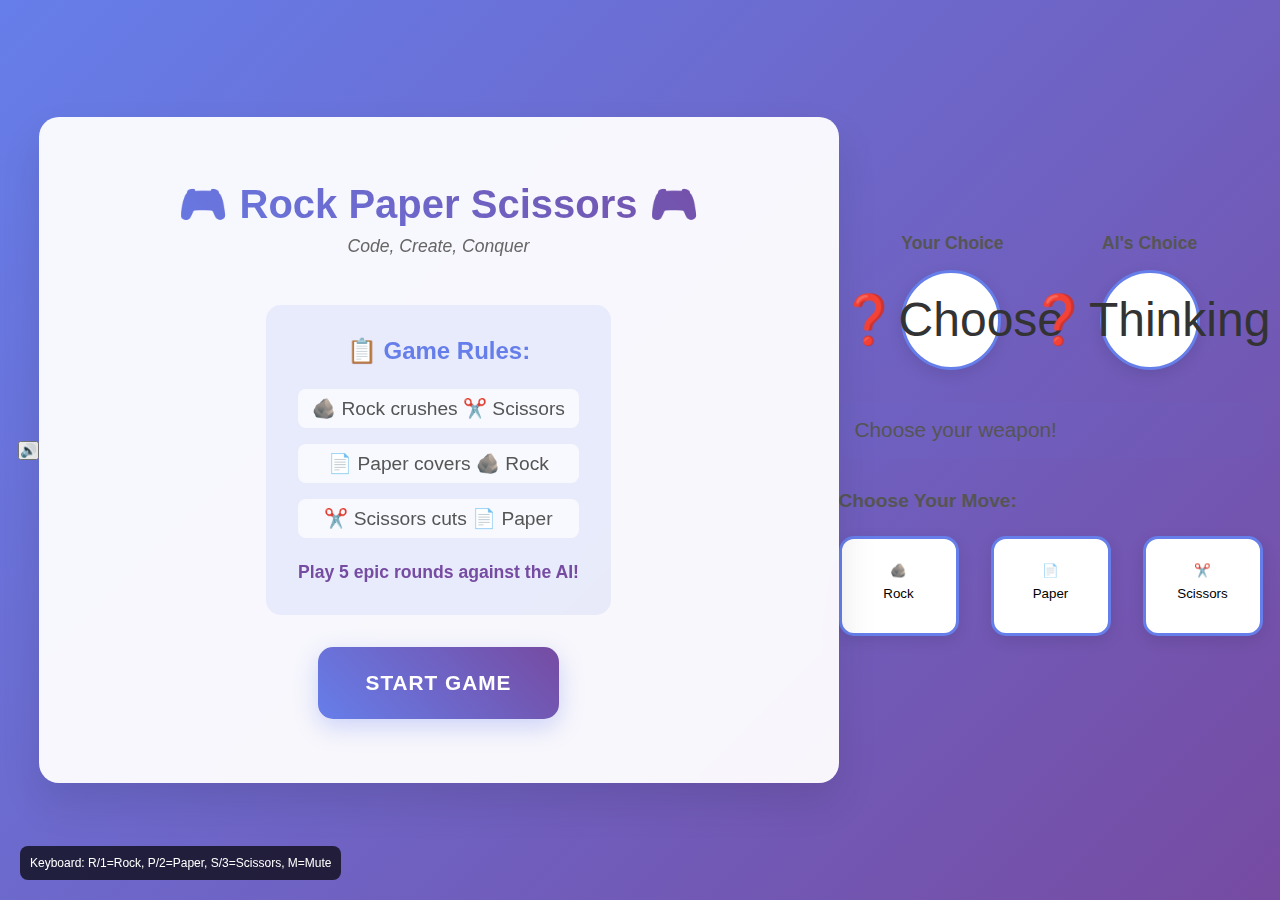
<file: rock-paper-scissors-jeevanHd/index.html>
<!DOCTYPE html>
<html lang="en">
  <head>
    <meta charset="UTF-8" />
    <meta name="viewport" content="width=device-width, initial-scale=1.0" />
    <title>Rock Paper Scissors - Code, Create, Conquer</title>
    <link rel="preconnect" href="https://fonts.googleapis.com">
    <link rel="preconnect" href="https://fonts.gstatic.com" crossorigin>
    <link href="https://fonts.googleapis.com/css2?family=Orbitron:wght@400;700;900&family=Space+Grotesk:wght@300;400;500;600;700&display=swap" rel="stylesheet">
    <link rel="stylesheet" href="styles.css" />
  </head>
  <body>
    <!-- Particle Background -->
    <div class="particles" id="particles"></div>
    
    <!-- Sound Toggle -->
    <button class="sound-toggle" id="sound-toggle" aria-label="Toggle Sound">
      <span class="sound-icon">🔊</span>
    </button>
    <div class="container">
      <!-- Welcome Screen -->
      <div class="welcome-screen" id="welcome-screen">
        <header class="animated-header">
          <h1 class="game-title">
            <span class="title-icon">🎮</span>
            <span class="title-text">Rock Paper Scissors</span>
            <span class="title-icon">🎮</span>
          </h1>
          <p class="subtitle glitch-text">Code, Create, Conquer</p>
        </header>
        <div class="welcome-content">
          <div class="game-rules glass-card">
            <h3 class="rules-title">
              <span class="rules-icon">📋</span>
              Game Rules:
            </h3>
            <ul class="rules-list">
              <li class="rule-item">
                <span class="rule-emoji">🪨</span>
                Rock crushes
                <span class="rule-emoji">✂️</span>
                Scissors
              </li>
              <li class="rule-item">
                <span class="rule-emoji">📄</span>
                Paper covers
                <span class="rule-emoji">🪨</span>
                Rock
              </li>
              <li class="rule-item">
                <span class="rule-emoji">✂️</span>
                Scissors cuts
                <span class="rule-emoji">📄</span>
                Paper
              </li>
            </ul>
            <p class="game-description">Play 5 epic rounds against the AI!</p>
          </div>
          <button id="start-game-btn" class="start-btn neon-btn">
            <span class="btn-text">Start Game</span>
            <span class="btn-glow"></span>
          </button>
        </div>
      </div>

      <!-- Game Screen -->
      <div class="game-screen" id="game-screen" style="display: none">
        <header class="game-header">
          <h1 class="game-title-small">
            <span class="title-icon">🎮</span>
            Rock Paper Scissors
          </h1>
          <p class="subtitle">Code, Create, Conquer</p>
        </header>

        <div class="game-info glass-card">
          <div class="round-info">
            <h3 class="round-text">
              Round <span id="current-round" class="round-number">1</span> of 5
            </h3>
            <div class="round-progress">
              <div class="progress-bar" id="progress-bar"></div>
            </div>
          </div>
          <div class="score-board">
            <div class="player-score score-card">
              <h3 class="score-label">You</h3>
              <span id="player-score" class="score-value">0</span>
            </div>
            <div class="vs-divider">
              <span class="vs-text">VS</span>
              <div class="vs-lightning">⚡</div>
            </div>
            <div class="computer-score score-card">
              <h3 class="score-label">AI</h3>
              <span id="computer-score" class="score-value">0</span>
            </div>
          </div>
        </div>
            </div>
          </div>
        </div>

        <div class="game-area">
          <div class="choices-display glass-card">
            <div class="choice-container">
              <h4 class="choice-label">Your Choice</h4>
              <div id="player-choice-display" class="choice-display pulse">
                <span class="choice-icon">❓</span>
                <span class="choice-name">Choose</span>
              </div>
            </div>
            <div class="battle-zone">
              <div class="battle-effects" id="battle-effects">
                <div class="spark"></div>
                <div class="spark"></div>
                <div class="spark"></div>
              </div>
            </div>
            <div class="choice-container">
              <h4 class="choice-label">AI's Choice</h4>
              <div id="computer-choice-display" class="choice-display pulse">
                <span class="choice-icon">❓</span>
                <span class="choice-name">Thinking</span>
              </div>
            </div>
          </div>

          <div class="result-message">
            <p id="round-result" class="result-text">Choose your weapon!</p>
            <div class="result-animation" id="result-animation"></div>
          </div>

          <div class="game-controls">
            <h3 class="controls-title">Choose Your Move:</h3>
            <div class="choices">
              <button id="rock" class="choice-btn neon-choice" data-choice="rock">
                <span class="choice-emoji">🪨</span>
                <span class="choice-label">Rock</span>
                <div class="btn-ripple"></div>
              </button>
              <button id="paper" class="choice-btn neon-choice" data-choice="paper">
                <span class="choice-emoji">📄</span>
                <span class="choice-label">Paper</span>
                <div class="btn-ripple"></div>
              </button>
              <button id="scissors" class="choice-btn neon-choice" data-choice="scissors">
                <span class="choice-emoji">✂️</span>
                <span class="choice-label">Scissors</span>
                <div class="btn-ripple"></div>
              </button>
            </div>
          </div>
        </div>

        <div class="final-result glass-card" id="final-result" style="display: none">
          <div class="final-message">
            <div class="final-trophy" id="final-trophy">🏆</div>
            <h2 id="final-message-text" class="final-text"></h2>
            <div class="confetti" id="confetti"></div>
            <div class="final-buttons">
              <button id="play-again-btn" class="neon-btn secondary">
                <span class="btn-text">Play Again</span>
                <span class="btn-glow"></span>
              </button>
              <button id="back-to-welcome-btn" class="neon-btn primary">
                <span class="btn-text">Back to Menu</span>
                <span class="btn-glow"></span>
              </button>
            </div>
          </div>
        </div>
      </div>
      <!-- End of game-screen -->
    </div>

    <script src="script.js"></script>
  </body>
</html>
</file>
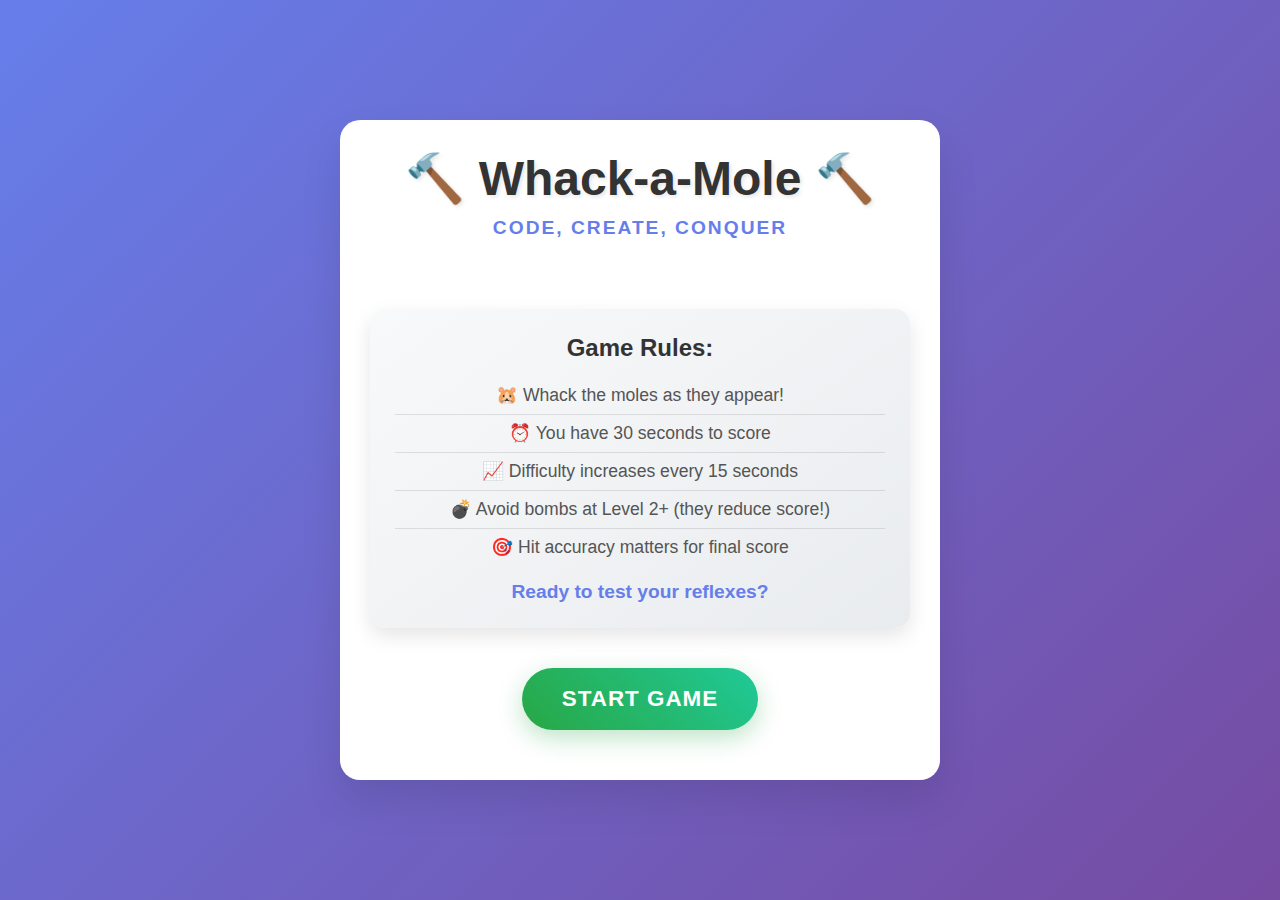
<file: wack-a-mole-jeevanHd/index.html>
<!DOCTYPE html>
<html lang="en">
  <head>
    <meta charset="UTF-8" />
    <meta name="viewport" content="width=device-width, initial-scale=1.0" />
    <title>Whack-a-Mole Game</title>
    <link rel="stylesheet" href="styles.css" />
  </head>
  <body>
    <div class="container">
      <!-- Welcome Screen -->
      <div class="welcome-screen" id="welcome-screen">
        <header>
          <h1>🔨 Whack-a-Mole 🔨</h1>
          <p class="subtitle">Code, Create, Conquer</p>
        </header>
        <div class="welcome-content">
          <div class="game-rules">
            <h3>Game Rules:</h3>
            <ul>
              <li>🐹 Whack the moles as they appear!</li>
              <li>⏰ You have 30 seconds to score</li>
              <li>📈 Difficulty increases every 15 seconds</li>
              <li>💣 Avoid bombs at Level 2+ (they reduce score!)</li>
              <li>🎯 Hit accuracy matters for final score</li>
            </ul>
            <p>Ready to test your reflexes?</p>
          </div>
          <button id="start-game-btn" class="start-btn">Start Game</button>
        </div>
      </div>

      <!-- Game Screen -->
      <div class="game-screen" id="game-screen" style="display: none">
        <header>
          <h1>🔨 Whack-a-Mole 🔨</h1>
          <div class="game-info">
            <div class="score-container">
              <span>Score: </span>
              <span id="score">0</span>
            </div>
            <div class="timer-container">
              <span>Time: </span>
              <span id="timer">30</span>s
            </div>
            <div class="level-container">
              <span>Level: </span>
              <span id="level">1</span>
            </div>
          </div>
        </header>

        <main>
          <div class="game-board" id="gameBoard">
            <div class="hole" data-index="0">
              <div class="mole" id="mole-0"></div>
              <div class="bomb" id="bomb-0"></div>
            </div>
            <div class="hole" data-index="1">
              <div class="mole" id="mole-1"></div>
              <div class="bomb" id="bomb-1"></div>
            </div>
            <div class="hole" data-index="2">
              <div class="mole" id="mole-2"></div>
              <div class="bomb" id="bomb-2"></div>
            </div>
            <div class="hole" data-index="3">
              <div class="mole" id="mole-3"></div>
              <div class="bomb" id="bomb-3"></div>
            </div>
            <div class="hole" data-index="4">
              <div class="mole" id="mole-4"></div>
              <div class="bomb" id="bomb-4"></div>
            </div>
            <div class="hole" data-index="5">
              <div class="mole" id="mole-5"></div>
              <div class="bomb" id="bomb-5"></div>
            </div>
            <div class="hole" data-index="6">
              <div class="mole" id="mole-6"></div>
              <div class="bomb" id="bomb-6"></div>
            </div>
            <div class="hole" data-index="7">
              <div class="mole" id="mole-7"></div>
              <div class="bomb" id="bomb-7"></div>
            </div>
            <div class="hole" data-index="8">
              <div class="mole" id="mole-8"></div>
              <div class="bomb" id="bomb-8"></div>
            </div>
          </div>

          <div class="controls">
            <button
              id="startBtn"
              class="game-btn start-btn"
              style="display: none"
            >
              Start Game
            </button>
            <button
              id="restartBtn"
              class="game-btn restart-btn"
              style="display: none"
            >
              Restart Game
            </button>
          </div>

          <div class="feedback" id="feedback"></div>
        </main>
      </div>

      <!-- Game Over Modal -->
      <div class="modal" id="gameOverModal" style="display: none">
        <div class="modal-content">
          <h2>🎉 Game Over! 🎉</h2>
          <div class="final-stats">
            <p>Final Score: <span id="finalScore">0</span></p>
            <p>Level Reached: <span id="finalLevel">1</span></p>
            <p>Accuracy: <span id="accuracy">0%</span></p>
          </div>
          <div class="modal-buttons">
            <button id="playAgainBtn" class="game-btn">Play Again</button>
            <button id="homeScreenBtn" class="game-btn home-btn">
              Home Screen
            </button>
          </div>
        </div>
      </div>
    </div>

    <script src="script.js"></script>
  </body>
</html>
</file>
<file: wack-a-mole-jeevanHd/styles.css>
* {
  margin: 0;
  padding: 0;
  box-sizing: border-box;
}

body {
  font-family: "Arial", sans-serif;
  background: linear-gradient(135deg, #667eea 0%, #764ba2 100%);
  min-height: 100vh;
  display: flex;
  justify-content: center;
  align-items: center;
  padding: 20px;
}

.container {
  background: white;
  border-radius: 20px;
  box-shadow: 0 20px 40px rgba(0, 0, 0, 0.1);
  padding: 30px;
  max-width: 600px;
  width: 100%;
  text-align: center;
}

header h1 {
  color: #333;
  margin-bottom: 20px;
  font-size: 2.5rem;
  text-shadow: 2px 2px 4px rgba(0, 0, 0, 0.1);
}

.game-info {
  display: flex;
  justify-content: space-around;
  margin-bottom: 30px;
  flex-wrap: wrap;
  gap: 10px;
}

.score-container,
.timer-container,
.level-container {
  background: linear-gradient(45deg, #ff6b6b, #ee5a24);
  color: white;
  padding: 10px 20px;
  border-radius: 25px;
  font-weight: bold;
  font-size: 1.1rem;
  box-shadow: 0 4px 15px rgba(255, 107, 107, 0.3);
  transition: transform 0.3s ease;
}

.score-container:hover,
.timer-container:hover,
.level-container:hover {
  transform: translateY(-2px);
}

.game-board {
  display: grid;
  grid-template-columns: repeat(3, 1fr);
  gap: 15px;
  margin: 30px 0;
  padding: 20px;
  background: linear-gradient(145deg, #f0f0f0, #cacaca);
  border-radius: 20px;
  box-shadow: inset 0 4px 8px rgba(0, 0, 0, 0.1);
}

.hole {
  width: 120px;
  height: 120px;
  background: radial-gradient(circle, #2c3e50, #34495e);
  border-radius: 50%;
  position: relative;
  cursor: pointer;
  overflow: hidden;
  box-shadow: inset 0 8px 16px rgba(0, 0, 0, 0.3), 0 4px 8px rgba(0, 0, 0, 0.2);
  transition: transform 0.1s ease;
}

.hole:active {
  transform: scale(0.95);
}

.mole {
  width: 80px;
  height: 80px;
  background: linear-gradient(145deg, #8b4513, #a0522d);
  border-radius: 50%;
  position: absolute;
  top: 50%;
  left: 50%;
  transform: translate(-50%, 150%);
  transition: transform 0.3s cubic-bezier(0.68, -0.55, 0.265, 1.55);
  cursor: pointer;
  box-shadow: 0 4px 8px rgba(0, 0, 0, 0.3),
    inset 0 2px 4px rgba(255, 255, 255, 0.2);
}

.mole::before {
  content: "🐹";
  font-size: 2.5rem;
  position: absolute;
  top: 50%;
  left: 50%;
  transform: translate(-50%, -50%);
}

.mole.show {
  transform: translate(-50%, -50%);
  animation: pop-up 0.3s ease-out;
}

.mole.hit {
  animation: hit-animation 0.4s ease-out;
}

/* Bomb Styles */
.bomb {
  width: 80px;
  height: 80px;
  background: linear-gradient(145deg, #2c3e50, #34495e);
  border-radius: 50%;
  position: absolute;
  top: 50%;
  left: 50%;
  transform: translate(-50%, 150%);
  transition: transform 0.3s cubic-bezier(0.68, -0.55, 0.265, 1.55);
  cursor: pointer;
  box-shadow: 0 4px 8px rgba(0, 0, 0, 0.4),
    inset 0 2px 4px rgba(255, 255, 255, 0.1);
}

.bomb::before {
  content: "💣";
  font-size: 2.5rem;
  position: absolute;
  top: 50%;
  left: 50%;
  transform: translate(-50%, -50%);
}

.bomb.show {
  transform: translate(-50%, -50%);
  animation: bomb-pop-up 0.3s ease-out;
}

.bomb.explode {
  animation: bomb-explosion 0.6s ease-out;
}

@keyframes bomb-pop-up {
  0% {
    transform: translate(-50%, 150%);
  }
  50% {
    transform: translate(-50%, -60%);
  }
  100% {
    transform: translate(-50%, -50%);
  }
}

@keyframes bomb-explosion {
  0% {
    transform: translate(-50%, -50%) scale(1);
    background: linear-gradient(145deg, #2c3e50, #34495e);
  }
  30% {
    transform: translate(-50%, -50%) scale(1.3);
    background: linear-gradient(145deg, #e74c3c, #c0392b);
  }
  60% {
    transform: translate(-50%, -50%) scale(1.5);
    background: linear-gradient(145deg, #f39c12, #e67e22);
  }
  100% {
    transform: translate(-50%, 150%) scale(0.5);
    background: linear-gradient(145deg, #2c3e50, #34495e);
  }
}

@keyframes pop-up {
  0% {
    transform: translate(-50%, 150%);
  }
  50% {
    transform: translate(-50%, -60%);
  }
  100% {
    transform: translate(-50%, -50%);
  }
}

@keyframes hit-animation {
  0% {
    transform: translate(-50%, -50%) scale(1);
  }
  50% {
    transform: translate(-50%, -50%) scale(1.2);
  }
  100% {
    transform: translate(-50%, 150%) scale(0.8);
  }
}

.controls {
  margin: 20px 0;
}

.game-btn {
  background: linear-gradient(45deg, #667eea, #764ba2);
  color: white;
  border: none;
  padding: 15px 30px;
  font-size: 1.2rem;
  font-weight: bold;
  border-radius: 50px;
  cursor: pointer;
  transition: all 0.3s ease;
  box-shadow: 0 6px 20px rgba(102, 126, 234, 0.3);
  margin: 0 10px;
}

.game-btn:hover {
  transform: translateY(-3px);
  box-shadow: 0 8px 25px rgba(102, 126, 234, 0.4);
}

.game-btn:active {
  transform: translateY(-1px);
}

.restart-btn {
  background: linear-gradient(45deg, #ff6b6b, #ee5a24);
  box-shadow: 0 6px 20px rgba(255, 107, 107, 0.3);
}

.restart-btn:hover {
  box-shadow: 0 8px 25px rgba(255, 107, 107, 0.4);
}

.feedback {
  height: 40px;
  font-size: 1.3rem;
  font-weight: bold;
  display: flex;
  align-items: center;
  justify-content: center;
  margin-top: 20px;
}

.feedback.hit {
  color: #27ae60;
  animation: feedback-bounce 0.5s ease;
}

.feedback.miss {
  color: #e74c3c;
  animation: feedback-shake 0.5s ease;
}

@keyframes feedback-bounce {
  0%,
  20%,
  50%,
  80%,
  100% {
    transform: translateY(0);
  }
  40% {
    transform: translateY(-10px);
  }
  60% {
    transform: translateY(-5px);
  }
}

@keyframes feedback-shake {
  0%,
  100% {
    transform: translateX(0);
  }
  10%,
  30%,
  50%,
  70%,
  90% {
    transform: translateX(-5px);
  }
  20%,
  40%,
  60%,
  80% {
    transform: translateX(5px);
  }
}

/* Modal Styles */
.modal {
  position: fixed;
  top: 0;
  left: 0;
  width: 100%;
  height: 100%;
  background: rgba(0, 0, 0, 0.8);
  display: flex;
  justify-content: center;
  align-items: center;
  z-index: 1000;
}

.modal-content {
  background: white;
  padding: 40px;
  border-radius: 20px;
  text-align: center;
  box-shadow: 0 20px 40px rgba(0, 0, 0, 0.3);
  animation: modal-appear 0.3s ease-out;
  max-width: 400px;
  width: 90%;
}

@keyframes modal-appear {
  0% {
    opacity: 0;
    transform: scale(0.8);
  }
  100% {
    opacity: 1;
    transform: scale(1);
  }
}

.modal-content h2 {
  color: #333;
  margin-bottom: 20px;
  font-size: 2rem;
}

.final-stats {
  margin: 20px 0;
}

.final-stats p {
  margin: 10px 0;
  font-size: 1.2rem;
  color: #555;
}

.final-stats span {
  font-weight: bold;
  color: #667eea;
}

.modal-buttons {
  display: flex;
  gap: 15px;
  justify-content: center;
  flex-wrap: wrap;
  margin-top: 20px;
}

.home-btn {
  background: linear-gradient(45deg, #6c757d, #495057);
  box-shadow: 0 6px 20px rgba(108, 117, 125, 0.3);
}

.home-btn:hover {
  box-shadow: 0 8px 25px rgba(108, 117, 125, 0.4);
}

/* Welcome Screen Styles */
.welcome-screen {
  display: block;
  text-align: center;
}

.welcome-screen header h1 {
  color: #333;
  margin-bottom: 10px;
  font-size: 3rem;
  text-shadow: 2px 2px 4px rgba(0, 0, 0, 0.1);
}

.subtitle {
  color: #667eea;
  font-size: 1.2rem;
  font-weight: bold;
  margin-bottom: 30px;
  text-transform: uppercase;
  letter-spacing: 2px;
}

.welcome-content {
  padding: 20px 0;
}

.game-rules {
  background: linear-gradient(145deg, #f8f9fa, #e9ecef);
  border-radius: 15px;
  padding: 25px;
  margin: 20px 0;
  box-shadow: 0 8px 20px rgba(0, 0, 0, 0.1);
}

.game-rules h3 {
  color: #333;
  margin-bottom: 15px;
  font-size: 1.5rem;
}

.game-rules ul {
  list-style: none;
  padding: 0;
  margin: 15px 0;
}

.game-rules li {
  padding: 8px 0;
  font-size: 1.1rem;
  color: #555;
  border-bottom: 1px solid rgba(0, 0, 0, 0.1);
}

.game-rules li:last-child {
  border-bottom: none;
}

.game-rules p {
  font-size: 1.2rem;
  color: #667eea;
  font-weight: bold;
  margin-top: 15px;
}

.start-btn {
  background: linear-gradient(45deg, #28a745, #20c997);
  color: white;
  border: none;
  padding: 18px 40px;
  font-size: 1.4rem;
  font-weight: bold;
  border-radius: 50px;
  cursor: pointer;
  transition: all 0.3s ease;
  box-shadow: 0 8px 25px rgba(40, 167, 69, 0.3);
  margin-top: 20px;
  text-transform: uppercase;
  letter-spacing: 1px;
}

.start-btn:hover {
  transform: translateY(-3px);
  box-shadow: 0 12px 30px rgba(40, 167, 69, 0.4);
}

.start-btn:active {
  transform: translateY(-1px);
}

.game-screen {
  display: none;
}

/* Responsive Design */
@media (max-width: 768px) {
  .container {
    padding: 20px;
    margin: 10px;
  }

  header h1 {
    font-size: 2rem;
  }

  .game-info {
    flex-direction: column;
    align-items: center;
  }

  .score-container,
  .timer-container,
  .level-container {
    margin: 5px 0;
    font-size: 1rem;
    padding: 8px 16px;
  }

  .game-board {
    gap: 10px;
    padding: 15px;
  }

  .hole {
    width: 90px;
    height: 90px;
  }

  .mole {
    width: 60px;
    height: 60px;
  }

  .mole::before {
    font-size: 2rem;
  }

  .game-btn {
    padding: 12px 24px;
    font-size: 1rem;
    margin: 5px;
  }

  .modal-content {
    padding: 30px 20px;
  }

  .modal-buttons {
    flex-direction: column;
    gap: 10px;
  }

  .modal-buttons .game-btn {
    width: 100%;
    margin: 5px 0;
  }
}

@media (max-width: 480px) {
  .game-board {
    gap: 8px;
    padding: 10px;
  }

  .hole {
    width: 70px;
    height: 70px;
  }

  .mole {
    width: 50px;
    height: 50px;
  }

  .mole::before {
    font-size: 1.5rem;
  }

  .bomb {
    width: 50px;
    height: 50px;
  }

  .bomb::before {
    font-size: 1.5rem;
  }

  header h1 {
    font-size: 1.5rem;
  }

  .bomb {
    width: 60px;
    height: 60px;
  }

  .bomb::before {
    font-size: 2rem;
  }
}
</file>
<file: rock-paper-scissors-jeevanHd/styles.css>
/* Reset and base styles */
* {
  margin: 0;
  padding: 0;
  box-sizing: border-box;
}

body {
  font-family: "Segoe UI", Tahoma, Geneva, Verdana, sans-serif;
  background: linear-gradient(135deg, #667eea 0%, #764ba2 100%);
  min-height: 100vh;
  display: flex;
  align-items: center;
  justify-content: center;
  color: #333;
}

.container {
  background: rgba(255, 255, 255, 0.95);
  border-radius: 20px;
  padding: 2rem;
  box-shadow: 0 20px 40px rgba(0, 0, 0, 0.1);
  max-width: 800px;
  width: 90%;
  text-align: center;
  backdrop-filter: blur(10px);
}

/* Header */
header h1 {
  font-size: 2.5rem;
  margin-bottom: 0.5rem;
  background: linear-gradient(45deg, #667eea, #764ba2);
  -webkit-background-clip: text;
  -webkit-text-fill-color: transparent;
  background-clip: text;
}

.subtitle {
  font-size: 1.1rem;
  color: #666;
  margin-bottom: 2rem;
  font-style: italic;
}

/* Game Info */
.game-info {
  display: flex;
  justify-content: space-between;
  align-items: center;
  margin-bottom: 2rem;
  padding: 1rem;
  background: rgba(102, 126, 234, 0.1);
  border-radius: 15px;
}

.round-info h3 {
  font-size: 1.3rem;
  color: #667eea;
}

.score-board {
  display: flex;
  align-items: center;
  gap: 2rem;
}

.player-score,
.computer-score {
  text-align: center;
}

.player-score h3,
.computer-score h3 {
  font-size: 1rem;
  margin-bottom: 0.5rem;
  color: #555;
}

.player-score span,
.computer-score span {
  font-size: 2rem;
  font-weight: bold;
  color: #667eea;
}

.vs {
  font-size: 1.5rem;
  font-weight: bold;
  color: #764ba2;
}

/* Game Area */
.game-area {
  margin-bottom: 2rem;
}

.choices-display {
  display: flex;
  justify-content: center;
  gap: 3rem;
  margin-bottom: 2rem;
}

.choice-container {
  text-align: center;
}

.choice-container h4 {
  font-size: 1.1rem;
  margin-bottom: 1rem;
  color: #555;
}

.choice-display {
  width: 100px;
  height: 100px;
  border: 3px solid #667eea;
  border-radius: 50%;
  display: flex;
  align-items: center;
  justify-content: center;
  font-size: 3rem;
  background: white;
  box-shadow: 0 5px 15px rgba(0, 0, 0, 0.1);
  transition: all 0.3s ease;
}

.choice-display.winner {
  border-color: #28a745;
  background: rgba(40, 167, 69, 0.1);
  transform: scale(1.1);
}

.choice-display.loser {
  border-color: #dc3545;
  background: rgba(220, 53, 69, 0.1);
  opacity: 0.7;
}

/* Result Message */
.result-message {
  margin: 2rem 0;
}

.result-message p {
  font-size: 1.3rem;
  font-weight: 500;
  color: #555;
  padding: 1rem;
  border-radius: 10px;
  background: rgba(102, 126, 234, 0.05);
}

.result-message p.win {
  color: #28a745;
  background: rgba(40, 167, 69, 0.1);
}

.result-message p.lose {
  color: #dc3545;
  background: rgba(220, 53, 69, 0.1);
}

.result-message p.tie {
  color: #ffc107;
  background: rgba(255, 193, 7, 0.1);
}

/* Game Controls */
.game-controls h3 {
  margin-bottom: 1.5rem;
  color: #555;
  font-size: 1.2rem;
}

.choices {
  display: flex;
  justify-content: center;
  gap: 2rem;
  flex-wrap: wrap;
}

.choice-btn {
  background: white;
  border: 3px solid #667eea;
  border-radius: 15px;
  padding: 1.5rem;
  cursor: pointer;
  transition: all 0.3s ease;
  display: flex;
  flex-direction: column;
  align-items: center;
  gap: 0.5rem;
  min-width: 120px;
  box-shadow: 0 5px 15px rgba(0, 0, 0, 0.1);
}

.choice-btn:hover {
  transform: translateY(-5px);
  border-color: #764ba2;
  box-shadow: 0 10px 25px rgba(0, 0, 0, 0.2);
}

.choice-btn:active {
  transform: translateY(-2px);
}

.choice-btn:disabled {
  opacity: 0.6;
  cursor: not-allowed;
  transform: none;
}

.choice-btn .emoji {
  font-size: 3rem;
}

.choice-btn .label {
  font-size: 1rem;
  font-weight: 600;
  color: #555;
}

.choice-btn.selected {
  border-color: #28a745;
  background: rgba(40, 167, 69, 0.1);
}

/* Final Result */
.final-result {
  position: fixed;
  top: 0;
  left: 0;
  width: 100%;
  height: 100%;
  background: rgba(0, 0, 0, 0.8);
  display: flex;
  align-items: center;
  justify-content: center;
  z-index: 1000;
}

.final-message {
  background: white;
  padding: 3rem;
  border-radius: 20px;
  text-align: center;
  box-shadow: 0 20px 40px rgba(0, 0, 0, 0.3);
  max-width: 500px;
  width: 90%;
}

.final-message h2 {
  font-size: 2.5rem;
  margin-bottom: 2rem;
  color: #333;
}

.final-message h2.win {
  color: #28a745;
}

.final-message h2.lose {
  color: #dc3545;
}

.final-message h2.tie {
  color: #ffc107;
}

.play-again-btn {
  background: linear-gradient(45deg, #667eea, #764ba2);
  color: white;
  border: none;
  padding: 1rem 2rem;
  border-radius: 10px;
  font-size: 1.1rem;
  font-weight: 600;
  cursor: pointer;
  transition: all 0.3s ease;
  box-shadow: 0 5px 15px rgba(0, 0, 0, 0.2);
}

.play-again-btn:hover {
  transform: translateY(-2px);
  box-shadow: 0 8px 20px rgba(0, 0, 0, 0.3);
}

/* Final result button styles */
.final-buttons {
  display: flex;
  gap: 1rem;
  justify-content: center;
  flex-wrap: wrap;
}

.back-to-welcome-btn {
  background: linear-gradient(45deg, #6c757d, #495057);
  color: white;
  border: none;
  padding: 1rem 2rem;
  border-radius: 10px;
  font-size: 1.1rem;
  font-weight: 600;
  cursor: pointer;
  transition: all 0.3s ease;
  box-shadow: 0 5px 15px rgba(0, 0, 0, 0.2);
}

.back-to-welcome-btn:hover {
  transform: translateY(-2px);
  box-shadow: 0 8px 20px rgba(0, 0, 0, 0.3);
}

/* Welcome Screen */
.welcome-screen {
  text-align: center;
  padding: 2rem;
}

.welcome-content {
  margin-top: 3rem;
  display: flex;
  flex-direction: column;
  align-items: center;
  gap: 2rem;
}

.game-rules {
  background: rgba(102, 126, 234, 0.1);
  padding: 2rem;
  border-radius: 15px;
  max-width: 400px;
  margin: 0 auto;
}

.game-rules h3 {
  font-size: 1.5rem;
  margin-bottom: 1.5rem;
  color: #667eea;
}

.game-rules ul {
  list-style: none;
  padding: 0;
  margin-bottom: 1.5rem;
}

.game-rules li {
  font-size: 1.2rem;
  margin: 1rem 0;
  padding: 0.5rem;
  background: rgba(255, 255, 255, 0.7);
  border-radius: 8px;
  color: #555;
}

.game-rules p {
  font-size: 1.1rem;
  color: #764ba2;
  font-weight: 600;
}

.start-btn {
  background: linear-gradient(45deg, #667eea, #764ba2);
  color: white;
  border: none;
  padding: 1.5rem 3rem;
  border-radius: 15px;
  font-size: 1.3rem;
  font-weight: 700;
  cursor: pointer;
  transition: all 0.3s ease;
  box-shadow: 0 8px 25px rgba(102, 126, 234, 0.3);
  text-transform: uppercase;
  letter-spacing: 1px;
}

.start-btn:hover {
  transform: translateY(-3px);
  box-shadow: 0 12px 30px rgba(102, 126, 234, 0.4);
}

.start-btn:active {
  transform: translateY(-1px);
}

/* Game Screen initially hidden */
.game-screen {
  width: 100%;
}

/* Responsive Design */
@media (max-width: 768px) {
  .container {
    padding: 1.5rem;
    width: 95%;
  }

  header h1 {
    font-size: 2rem;
  }

  .game-info {
    flex-direction: column;
    gap: 1rem;
  }

  .score-board {
    gap: 1rem;
  }

  .choices-display {
    gap: 1.5rem;
  }

  .choice-display {
    width: 80px;
    height: 80px;
    font-size: 2.5rem;
  }

  .choices {
    gap: 1rem;
  }

  .choice-btn {
    min-width: 100px;
    padding: 1rem;
  }

  .choice-btn .emoji {
    font-size: 2.5rem;
  }

  .final-message {
    padding: 2rem;
  }

  .final-message h2 {
    font-size: 2rem;
  }
}

@media (max-width: 480px) {
  .choices-display {
    flex-direction: column;
    align-items: center;
    gap: 1rem;
  }

  .choices {
    flex-direction: column;
    align-items: center;
  }

  .choice-btn {
    width: 200px;
  }
}
</file>
